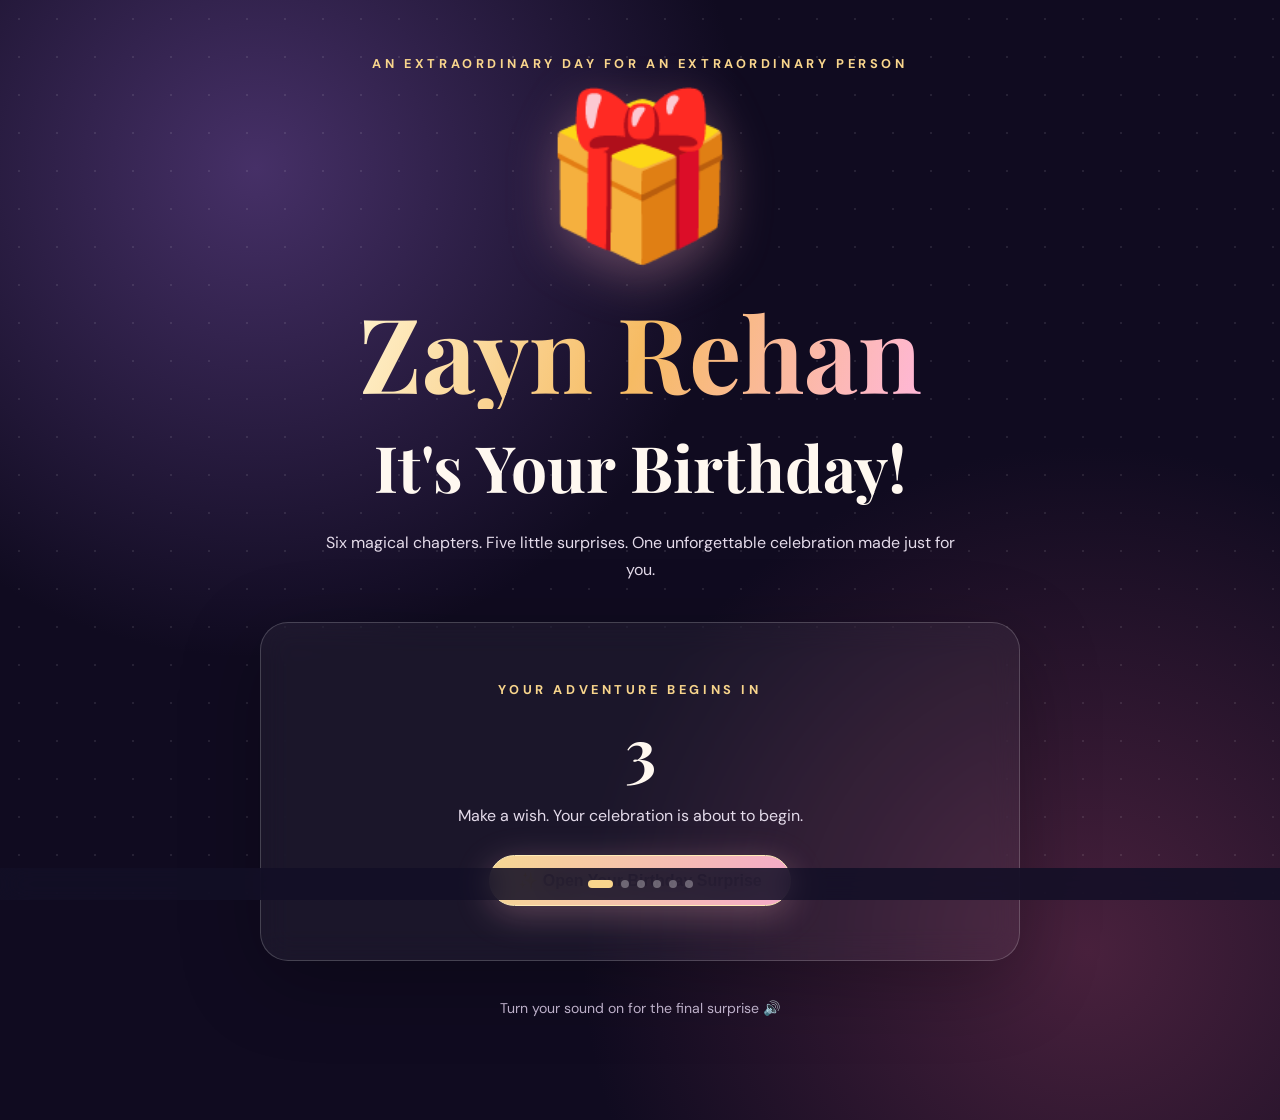
<file: index.html>
<!DOCTYPE html><html lang="en"><head><meta charset="utf-8"><meta name="viewport" content="width=device-width,initial-scale=1"><title>Zayn Rehan • Birthday Experience</title><link rel="stylesheet" href="style.css"></head><body data-page="1"><main class="wrap"><span class="eyebrow">An extraordinary day for an extraordinary person</span><div class="big-emoji">🎁</div><h1>Zayn Rehan</h1><h2>It's Your Birthday!</h2><p>Six magical chapters. Five little surprises. One unforgettable celebration made just for you.</p><div class="glass"><p class="eyebrow">Your adventure begins in</p><h2 id="count">3</h2><p>Make a wish. Your celebration is about to begin.</p><button class="btn" id="start">✨ Open Your Birthday Surprise</button></div><p class="muted">Turn your sound on for the final surprise 🔊</p><div id="nav" class="nav"></div></main><script src="app.js"></script><script>let btn=document.querySelector('#start');btn.onclick=()=>{btn.disabled=true;let v=3;let timer=setInterval(()=>{v--;document.querySelector('#count').textContent=v||'🎉';sound('magic');if(!v){clearInterval(timer);confetti(90);setTimeout(()=>next(2),1500)}},750)}</script></body></html>
</file>
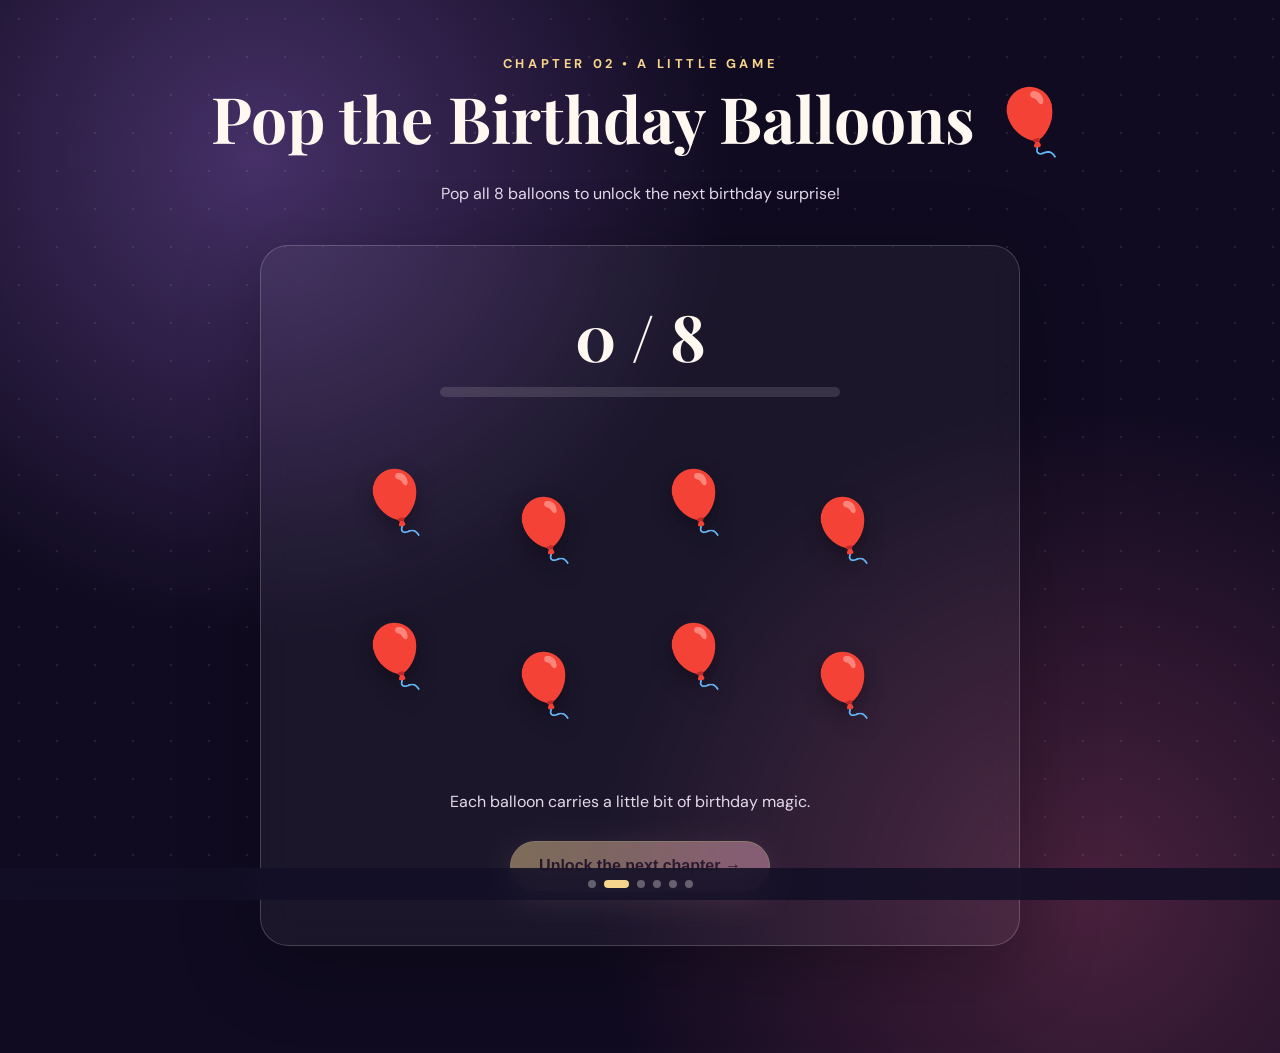
<file: page2.html>
<!DOCTYPE html><html lang="en"><head><meta charset="utf-8"><meta name="viewport" content="width=device-width,initial-scale=1"><title>Pop the Balloons • Zayn</title><link rel="stylesheet" href="style.css"></head><body data-page="2"><main class="wrap"><span class="eyebrow">Chapter 02 • A little game</span><h2>Pop the Birthday Balloons 🎈</h2><p>Pop all 8 balloons to unlock the next birthday surprise!</p><div class="glass"><h2><span id="score">0</span> / 8</h2><div class="meter"><div id="progress" style="width:0%"></div></div><div class="balloon-field" id="field"></div><p id="msg">Each balloon carries a little bit of birthday magic.</p><button class="btn" id="continue" disabled onclick="next(3)">Unlock the next chapter →</button></div><div id="nav" class="nav"></div></main><script src="app.js"></script><script>let field=$('#field'),score=0;for(let i=0;i<8;i++){let b=document.createElement('button');b.className='balloon';b.textContent=['🎈','🎈','🎈','🎈'][i%4];b.style.left=(7+(i%4)*23)+'%';b.style.top=(i<4?15:58)+(i%2*8)+'%';b.style.animationDelay=(i*.3)+'s';b.setAttribute('aria-label','Pop balloon');b.onclick=()=>{b.remove();score++;sound();$('#score').textContent=score;$('#progress').style.width=score/8*100+'%';if(score===8){$('#msg').textContent='Amazing! You popped every balloon. 🎉';$('#continue').disabled=false;confetti()}};field.appendChild(b)}</script></body></html>
</file>
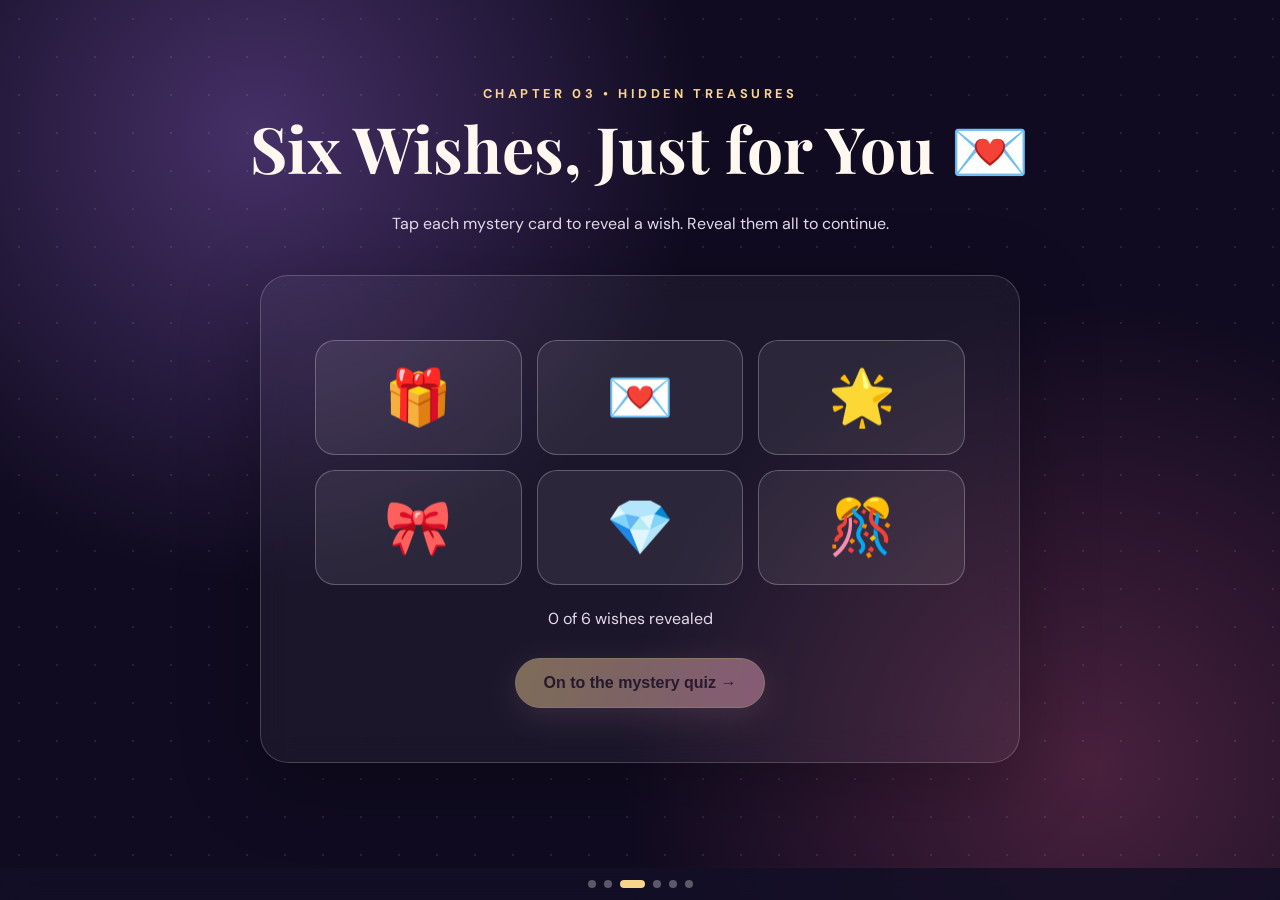
<file: page3.html>
<!DOCTYPE html><html lang="en"><head><meta charset="utf-8"><meta name="viewport" content="width=device-width,initial-scale=1"><title>Birthday Wishes • Zayn</title><link rel="stylesheet" href="style.css"></head><body data-page="3"><main class="wrap"><span class="eyebrow">Chapter 03 • Hidden treasures</span><h2>Six Wishes, Just for You 💌</h2><p>Tap each mystery card to reveal a wish. Reveal them all to continue.</p><div class="glass"><div class="grid" id="cards"></div><p id="msg">0 of 6 wishes revealed</p><button class="btn" id="continue" disabled onclick="next(4)">On to the mystery quiz →</button></div><div id="nav" class="nav"></div></main><script src="app.js"></script><script>let wishes=['More adventures 🌍','Endless laughter 😄','Big dreams ✨','True friendships 💗','Beautiful memories 🌸','An amazing year 🎂'],opened=0;wishes.forEach((w,i)=>{let b=document.createElement('button');b.className='tile';b.textContent=['🎁','💌','🌟','🎀','💎','🎊'][i];b.setAttribute('aria-label','Reveal wish '+(i+1));b.onclick=()=>{if(b.classList.contains('revealed'))return;b.classList.add('revealed');b.textContent=w;opened++;sound('magic');$('#msg').textContent=opened+' of 6 wishes revealed';if(opened===6){$('#continue').disabled=false;confetti(55)}};$('#cards').appendChild(b)})</script></body></html>
</file>
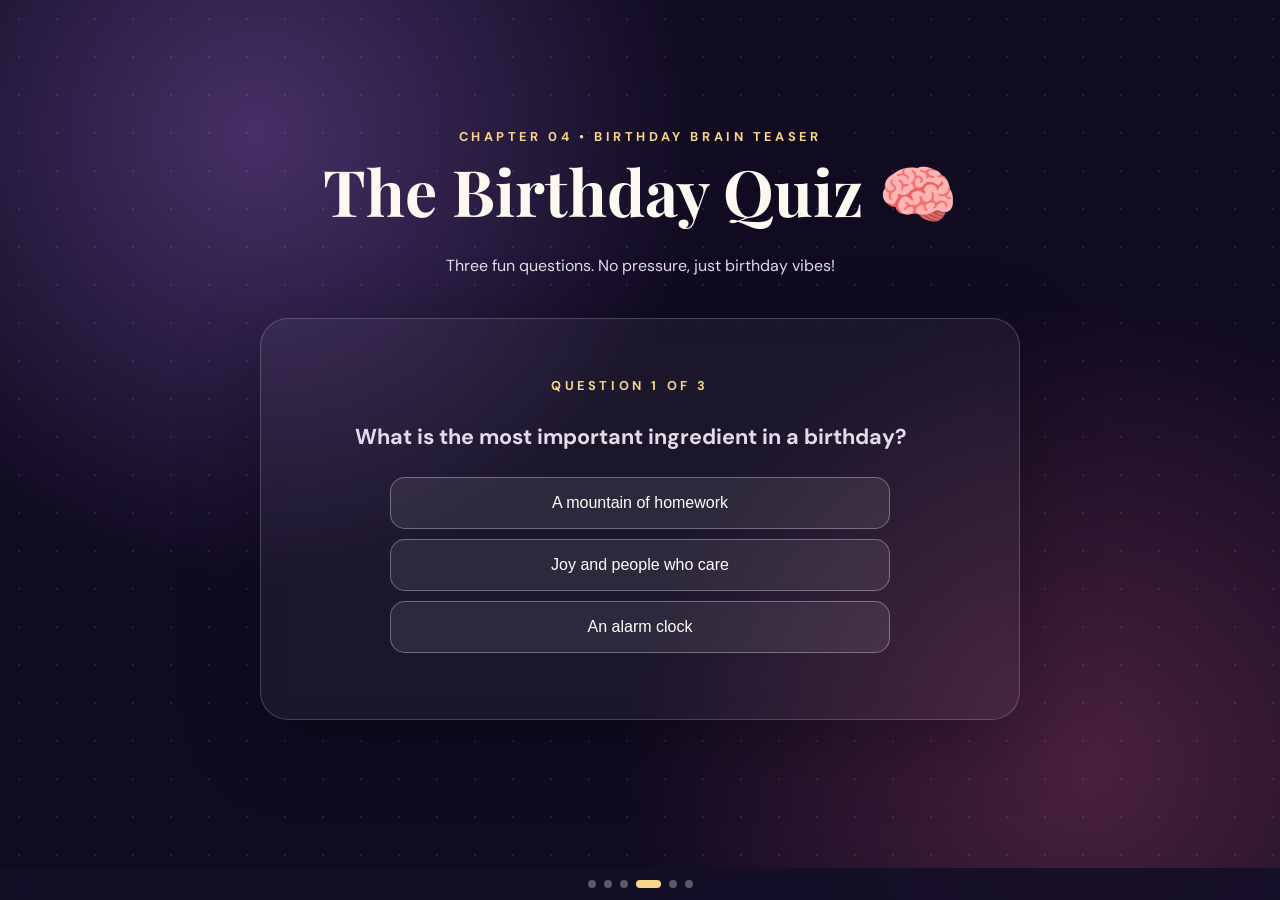
<file: page4.html>
<!DOCTYPE html><html lang="en"><head><meta charset="utf-8"><meta name="viewport" content="width=device-width,initial-scale=1"><title>Birthday Quiz • Zayn</title><link rel="stylesheet" href="style.css"></head><body data-page="4"><main class="wrap"><span class="eyebrow">Chapter 04 • Birthday brain teaser</span><h2>The Birthday Quiz 🧠</h2><p>Three fun questions. No pressure, just birthday vibes!</p><div class="glass"><p class="eyebrow" id="number">Question 1 of 3</p><p class="question" id="question"></p><div class="options" id="options"></div><p id="feedback"></p><button class="btn" id="continue" style="display:none" onclick="next(5)">Collect your stars →</button></div><div id="nav" class="nav"></div></main><script src="app.js"></script><script>const questions=[{q:'What is the most important ingredient in a birthday?',o:['A mountain of homework','Joy and people who care','An alarm clock'],a:1},{q:'What should Zayn wish for today?',o:['Only good vibes and big dreams','More Mondays','A boring year'],a:0},{q:'How many wishes can you make today?',o:['Just one','As many as your heart wants','Zero'],a:1}];let i=0,points=0;function render(){if(i===3){$('#number').textContent='Quiz complete!';$('#question').textContent='You scored '+points+'/3 🌟';$('#options').innerHTML='';$('#feedback').textContent='Your mystery gift is a sky full of stars!';$('#continue').style.display='inline-block';confetti();return}$('#number').textContent='Question '+(i+1)+' of 3';$('#question').textContent=questions[i].q;$('#options').innerHTML='';$('#feedback').textContent='';questions[i].o.forEach((o,j)=>{let b=document.createElement('button');b.className='option';b.textContent=o;b.onclick=()=>{if(j===questions[i].a)points++;sound('magic');i++;render()};$('#options').appendChild(b)})}render()</script></body></html>
</file>
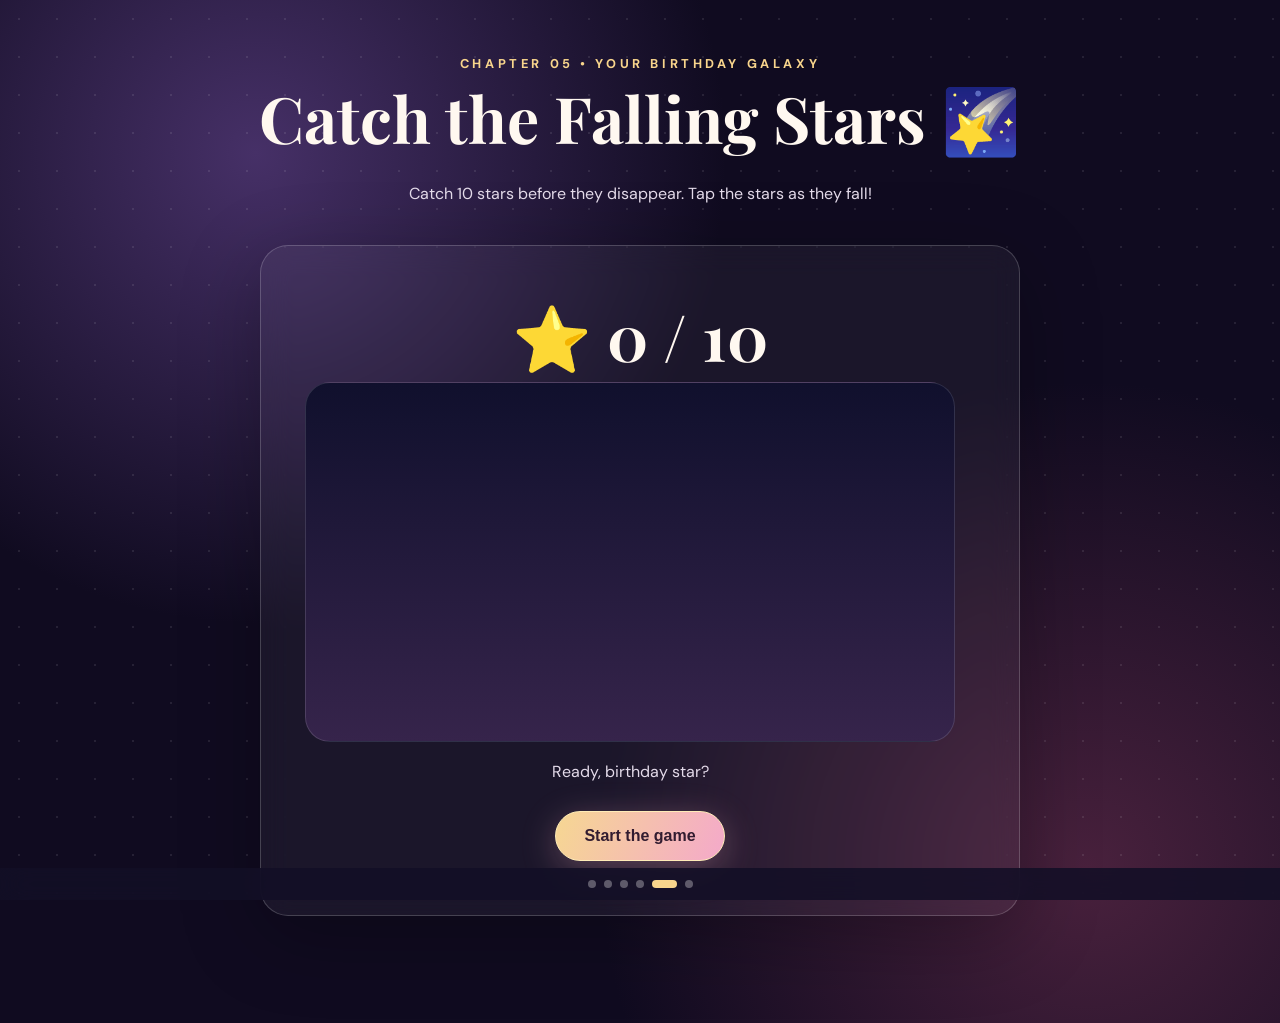
<file: page5.html>
<!DOCTYPE html><html lang="en"><head><meta charset="utf-8"><meta name="viewport" content="width=device-width,initial-scale=1"><title>Catch the Stars • Zayn</title><link rel="stylesheet" href="style.css"></head><body data-page="5"><main class="wrap"><span class="eyebrow">Chapter 05 • Your birthday galaxy</span><h2>Catch the Falling Stars 🌠</h2><p>Catch 10 stars before they disappear. Tap the stars as they fall!</p><div class="glass"><h2>⭐ <span id="score">0</span> / 10</h2><div class="star-field" id="field"></div><p id="msg">Ready, birthday star?</p><button class="btn" id="start">Start the game</button><button class="btn" id="continue" style="display:none" onclick="next(6)">The grand finale →</button></div><div id="nav" class="nav"></div></main><script src="app.js"></script><script>let score=0,timer;$('#start').onclick=()=>{$('#start').style.display='none';$('#msg').textContent='Catch them!';timer=setInterval(()=>{let s=document.createElement('button');s.className='falling';s.textContent='⭐';s.style.top='-45px';s.style.left=(Math.random()*85+5)+'%';s.setAttribute('aria-label','Catch falling star');s.onclick=()=>{s.remove();score++;$('#score').textContent=score;sound('magic');if(score>=10){clearInterval(timer);$('#field').innerHTML='';$('#msg').textContent='You caught your birthday galaxy! 🌌';$('#continue').style.display='inline-block';confetti(90)}};$('#field').appendChild(s);setTimeout(()=>s.remove(),3500)},650)}</script></body></html>
</file>
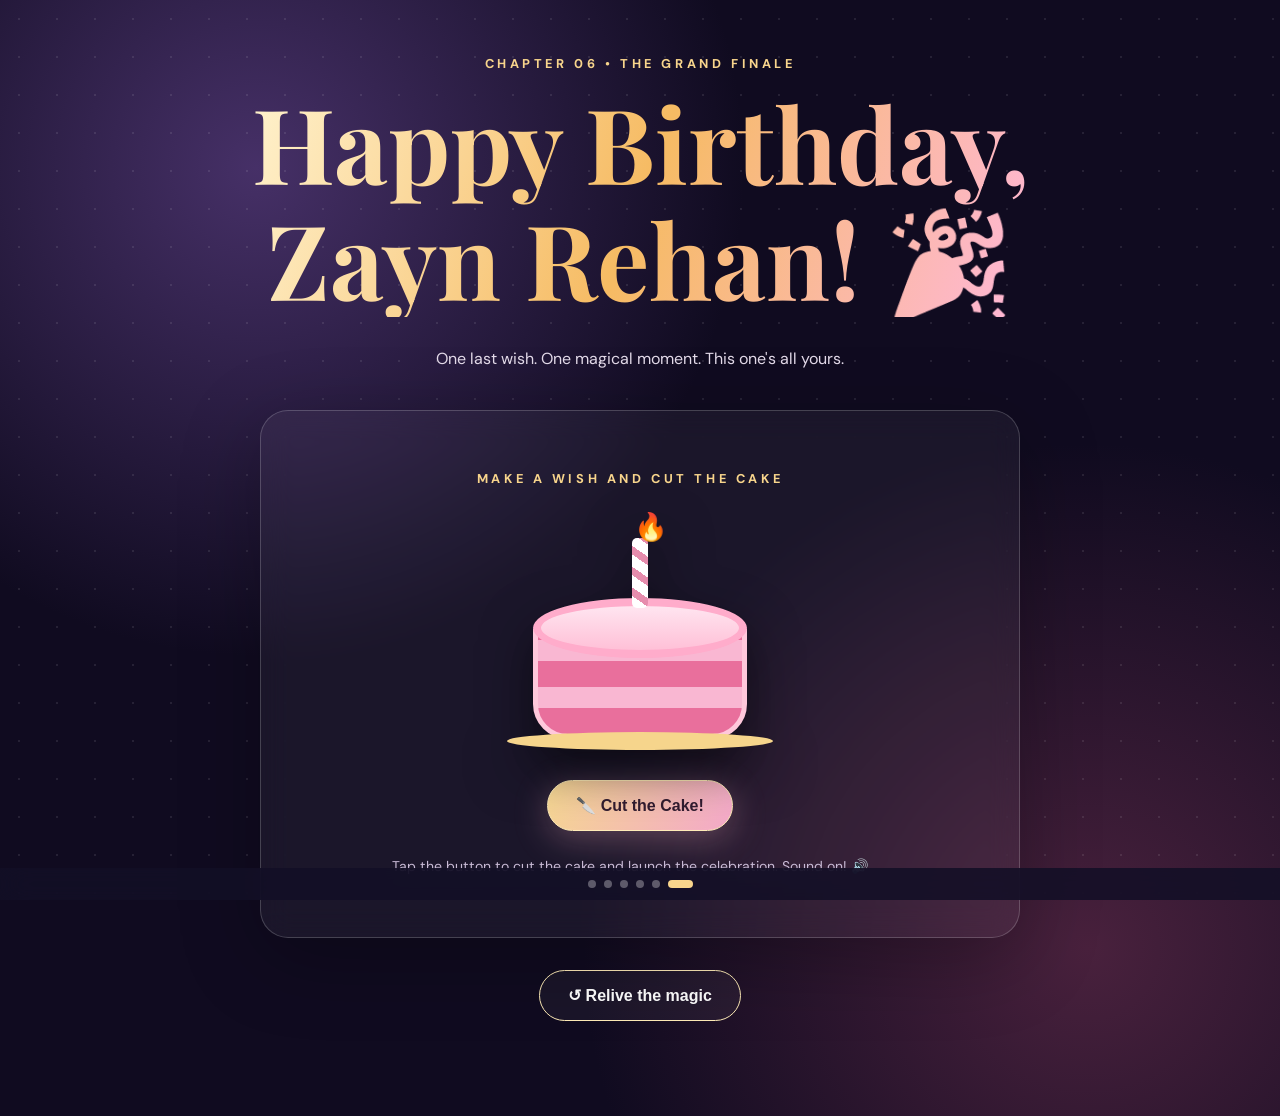
<file: page6.html>
<!DOCTYPE html><html lang="en"><head><meta charset="utf-8"><meta name="viewport" content="width=device-width,initial-scale=1"><title>Happy Birthday Zayn Rehan!</title><link rel="stylesheet" href="style.css"></head><body data-page="6"><main class="wrap"><span class="eyebrow">Chapter 06 • The grand finale</span><h1>Happy Birthday,<br>Zayn Rehan! 🎉</h1><p>One last wish. One magical moment. This one's all yours.</p><div class="glass"><p class="eyebrow">Make a wish and cut the cake</p><div class="cake" id="cake" role="button" tabindex="0" aria-label="Cut the birthday cake"><span class="flame">🔥</span><span class="candle"></span><span class="top"></span><span class="body"></span><span class="plate"></span><span class="cutline"></span></div><button class="btn" id="cut">🔪 Cut the Cake!</button><p class="muted" id="hint">Tap the button to cut the cake and launch the celebration. Sound on! 🔊</p><div id="surprise" style="display:none"><h2>🎆 Make This Year Yours! 🎆</h2><p>May every slice bring more happiness, more laughter and more reasons to smile.</p><button class="btn" onclick="fireworks()">🎇 More Fireworks!</button></div></div><div class="glass" id="letter" style="display:none"><span class="eyebrow">A little note, from the heart</span><h2>Dear Zayn, 💌</h2><p>Happy Birthday! Today is all about celebrating the amazing person you are and the wonderful moments still waiting for you. May this new chapter bring unexpected adventures, unforgettable memories, genuine friendships, and countless reasons to smile. Keep chasing your dreams, stay true to yourself, and never forget how much joy you bring to the people around you. Here's to new beginnings, beautiful surprises, and a year that's every bit as special as you are. Have the happiest birthday ever, Zayn Rehan! 🎂✨</p><p style="color:#f8d58c;font-weight:700">Made with love, laughter & a little birthday magic 💖</p></div><button class="btn ghost" onclick="location.href='index.html'">↺ Relive the magic</button><div id="nav" class="nav"></div></main><script src="app.js"></script><script>let cut=false;function doCut(){if(cut)return;cut=true;$('#cake').classList.add('cut');$('#cut').textContent='🎂 Cake cut!';$('#cut').disabled=true;$('#hint').textContent='Surprise! Your birthday fireworks are here!';$('#surprise').style.display='block';$('#letter').style.display='block';fireworks();setTimeout(fireworks,550);setTimeout(fireworks,1100);setTimeout(()=>$('#letter').scrollIntoView({behavior:'smooth',block:'center'}),1900)}$('#cut').onclick=doCut;$('#cake').onclick=doCut;$('#cake').onkeydown=e=>{if(e.key==='Enter'||e.key===' '){e.preventDefault();doCut()}}</script></body></html>
</file>
<file: style.css>
@import url('https://fonts.googleapis.com/css2?family=DM+Sans:wght@400;500;600;700&family=Playfair+Display:wght@600;700;800&display=swap');
:root{--gold:#f8d58c;--pink:#ff87c3;--bg:#100b20;--white:#fff8f0}*{box-sizing:border-box}body{margin:0;min-height:100vh;background:radial-gradient(circle at 20% 15%,#463067 0,transparent 35%),radial-gradient(circle at 85% 85%,#49213d 0,transparent 35%),var(--bg);color:var(--white);font-family:'DM Sans',sans-serif;overflow-x:hidden}body:before{content:'';position:fixed;inset:0;pointer-events:none;background-image:radial-gradient(#fff8 1px,transparent 1px);background-size:38px 38px;opacity:.18}.wrap{width:min(960px,92%);margin:auto;min-height:100vh;display:flex;flex-direction:column;align-items:center;justify-content:center;padding:55px 0 85px;text-align:center;position:relative}h1,h2{font-family:'Playfair Display',serif;line-height:1.12}h1{font-size:clamp(3rem,10vw,6.5rem);margin:12px 0;background:linear-gradient(110deg,#fff2cd,#f6bb63,#ffb7d9);background-clip:text;color:transparent}h2{font-size:clamp(2rem,7vw,4rem);margin:10px 0}p{line-height:1.7;color:#e4dbea;max-width:650px}.eyebrow{color:var(--gold);text-transform:uppercase;letter-spacing:.28em;font-size:.8rem;font-weight:700}.glass{background:#ffffff0c;border:1px solid #ffffff30;box-shadow:0 20px 80px #0004;backdrop-filter:blur(15px);border-radius:28px;padding:clamp(20px,5vw,44px);width:100%;max-width:760px;margin:22px auto}.btn{appearance:none;border:1px solid #ffecb8;background:linear-gradient(110deg,#f6d792,#f4a9ca);color:#321c30;padding:15px 28px;border-radius:50px;font-size:1rem;font-weight:800;cursor:pointer;transition:transform .2s,filter .2s;box-shadow:0 8px 35px #ffb4c24a;text-decoration:none;display:inline-block;margin:10px}.btn:hover{transform:translateY(-3px);filter:brightness(1.1)}.btn:disabled{opacity:.45;cursor:not-allowed}.ghost{background:#ffffff0b;color:#fff;box-shadow:none}.nav{position:fixed;bottom:0;left:0;right:0;padding:12px 20px;background:#130f26df;backdrop-filter:blur(14px);display:flex;justify-content:center;gap:10px;z-index:5}.dots{display:flex;gap:8px;align-items:center}.dot{width:8px;height:8px;background:#ffffff50;border-radius:50%}.dot.active{width:25px;background:var(--gold);border-radius:20px}.big-emoji{font-size:clamp(5rem,17vw,10rem);filter:drop-shadow(0 15px 25px #ffb4c250);animation:float 3s ease-in-out infinite}@keyframes float{50%{transform:translateY(-16px) rotate(3deg)}}.spark{position:fixed;pointer-events:none;z-index:20;animation:burst 1.2s ease-out forwards}@keyframes burst{to{transform:translate(var(--x),var(--y)) rotate(500deg);opacity:0}}.grid{display:grid;grid-template-columns:repeat(3,1fr);gap:15px;width:100%;max-width:650px;margin:20px auto}.tile{min-height:115px;border:1px solid #ffffff40;border-radius:20px;background:#ffffff12;color:white;font-size:3.4rem;cursor:pointer;transition:.3s}.tile:hover{transform:translateY(-5px);background:#ffffff20}.tile.revealed{font-size:1rem;padding:12px;background:#f7d99b;color:#35243d;font-weight:700}.meter{width:min(400px,90%);height:10px;background:#ffffff20;border-radius:20px;overflow:hidden;margin:15px auto}.meter>div{height:100%;background:linear-gradient(90deg,#f4a9ca,#f8d58c);transition:.3s}.muted{font-size:.88rem;color:#c9bbd6}.question{font-size:1.35rem;font-weight:700}.options{display:grid;gap:10px;margin:22px auto;max-width:500px}.option{border:1px solid #ffffff50;border-radius:15px;background:#ffffff14;color:white;padding:16px;cursor:pointer;font-size:1rem}.option:hover{background:#ffffff30}.balloon-field{height:360px;width:100%;max-width:650px;position:relative}.balloon{position:absolute;font-size:3.8rem;background:none;border:0;cursor:pointer;animation:float 2.5s ease-in-out infinite;filter:drop-shadow(0 8px 10px #0005)}.star-field{position:relative;height:360px;width:100%;max-width:650px;border:1px solid #ffffff22;border-radius:25px;overflow:hidden;background:linear-gradient(#10102d,#36244b)}.falling{position:absolute;font-size:2.6rem;background:none;border:0;cursor:pointer;animation:fall 3.5s linear forwards}@keyframes fall{to{top:105%}}.cake{position:relative;width:270px;height:265px;margin:15px auto 0;cursor:pointer;filter:drop-shadow(0 20px 25px #0008)}.cake .top{position:absolute;left:28px;top:93px;width:214px;height:60px;border-radius:50%;background:linear-gradient(#ffe5f0,#ffc0d7);z-index:3;border:8px solid #ffaccb}.cake .body{position:absolute;left:28px;top:124px;width:214px;height:110px;border-radius:0 0 35px 35px;background:repeating-linear-gradient(0deg,#e96f9c 0 26px,#f9b7d2 26px 47px);border:5px solid #ffc8db}.cake .plate{position:absolute;bottom:20px;left:2px;width:266px;height:18px;border-radius:50%;background:#f6d58c}.candle{position:absolute;top:33px;left:127px;width:16px;height:70px;background:repeating-linear-gradient(35deg,#fff 0 10px,#e68cad 10px 17px);z-index:4;border-radius:5px}.flame{position:absolute;top:4px;left:129px;font-size:27px;z-index:5;animation:float 1s infinite}.cutline{position:absolute;top:102px;left:140px;width:3px;height:125px;background:#70233d;transform:rotate(15deg);z-index:8;display:none}.cake.cut .cutline{display:block}.cake.cut .flame{display:none}.footer{color:#aa9eb7;font-size:.8rem;margin-top:24px}@media(max-width:480px){.grid{gap:8px}.tile{min-height:100px}.balloon{font-size:3rem}}
</file>
